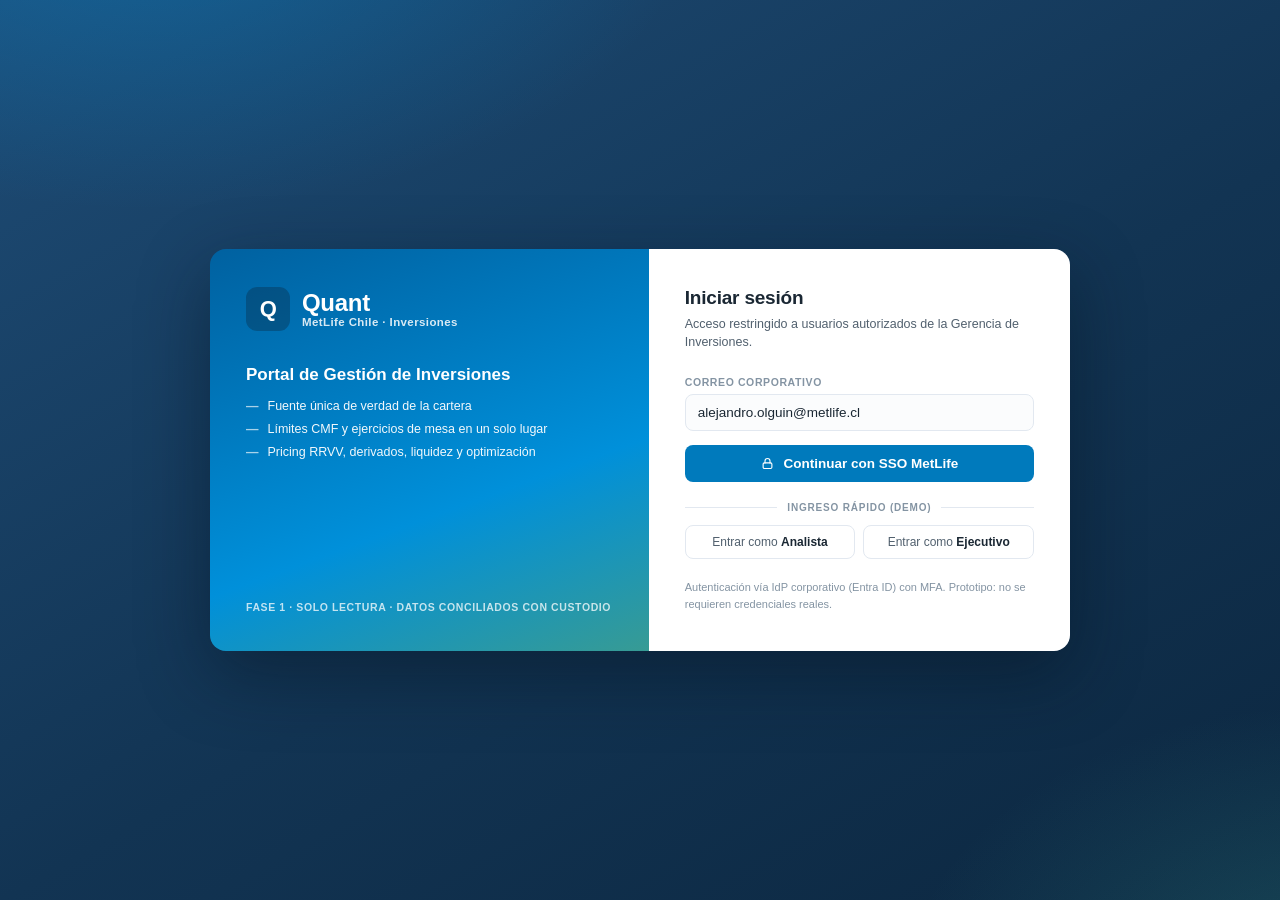
<file: index.html>
<!DOCTYPE html>
<html lang="es-CL">
<head>
  <meta charset="UTF-8">
  <meta name="viewport" content="width=device-width, initial-scale=1.0">
  <title>Quant · Portal de Inversiones — MetLife Chile</title>
  <link rel="stylesheet" href="css/styles.css">
</head>
<body>
  <!-- Login (SSO simulado) -->
  <div id="login">
    <div class="login-card">
      <div class="login-brand">
        <div class="login-brand-row">
          <div class="brand-mark login-mark">Q</div>
          <div>
            <div class="login-title">Quant</div>
            <div class="login-tag">MetLife Chile · Inversiones</div>
          </div>
        </div>
        <div class="login-headline">Portal de Gestión de Inversiones</div>
        <ul class="login-points">
          <li>Fuente única de verdad de la cartera</li>
          <li>Límites CMF y ejercicios de mesa en un solo lugar</li>
          <li>Pricing RRVV, derivados, liquidez y optimización</li>
        </ul>
        <div class="login-foot">Fase 1 · solo lectura · datos conciliados con custodio</div>
      </div>
      <div class="login-form">
        <div class="lf-title">Iniciar sesión</div>
        <div class="lf-sub">Acceso restringido a usuarios autorizados de la Gerencia de Inversiones.</div>
        <label class="lf-label" for="login-email">Correo corporativo</label>
        <input id="login-email" class="lf-input" type="email" value="alejandro.olguin@metlife.cl" autocomplete="username" spellcheck="false">
        <button id="login-sso" class="lf-btn">
          <svg width="15" height="15" viewBox="0 0 24 24" fill="none" stroke="currentColor" stroke-width="1.8" stroke-linecap="round" stroke-linejoin="round"><rect x="5" y="11" width="14" height="9" rx="2"/><path d="M8 11V8a4 4 0 0 1 8 0v3"/></svg>
          <span id="login-sso-label">Continuar con SSO MetLife</span>
        </button>
        <div class="lf-divider"><span>ingreso rápido (demo)</span></div>
        <div class="lf-quick">
          <button class="lf-quick-btn" data-login-rol="Analista Senior">Entrar como <b>Analista</b></button>
          <button class="lf-quick-btn" data-login-rol="Ejecutivo">Entrar como <b>Ejecutivo</b></button>
        </div>
        <div class="lf-note">Autenticación vía IdP corporativo (Entra ID) con MFA. Prototipo: no se requieren credenciales reales.</div>
      </div>
    </div>
  </div>

  <div id="app">
    <aside id="sidebar"></aside>
    <div id="shell">
      <header id="contextbar"></header>
      <main id="main"></main>
    </div>
  </div>

  <!-- Command palette -->
  <div id="palette-overlay" class="hidden">
    <div id="palette">
      <div class="palette-input-wrap">
        <svg viewBox="0 0 24 24" width="16" height="16" fill="none" stroke="currentColor" stroke-width="2"><circle cx="11" cy="11" r="7"/><path d="M20 20l-3.5-3.5"/></svg>
        <input id="palette-input" type="text" placeholder="Buscar módulos, instrumentos, emisores, documentos…" autocomplete="off">
        <kbd>esc</kbd>
      </div>
      <div id="palette-results"></div>
    </div>
  </div>

  <!-- Modal genérico (builder de vistas, sugerencias) -->
  <div id="modal-overlay" class="hidden">
    <div id="modal"></div>
  </div>

  <div id="toast-container"></div>

  <script src="config.js"></script>
  <script src="js/data.js"></script>
  <script src="js/charts.js"></script>
  <script src="js/app.js"></script>
  <!-- Módulos plug-in en archivo propio: se registran solos vía registerModule -->
  <script src="js/modules/pactos.js"></script>
</body>
</html>
</file>
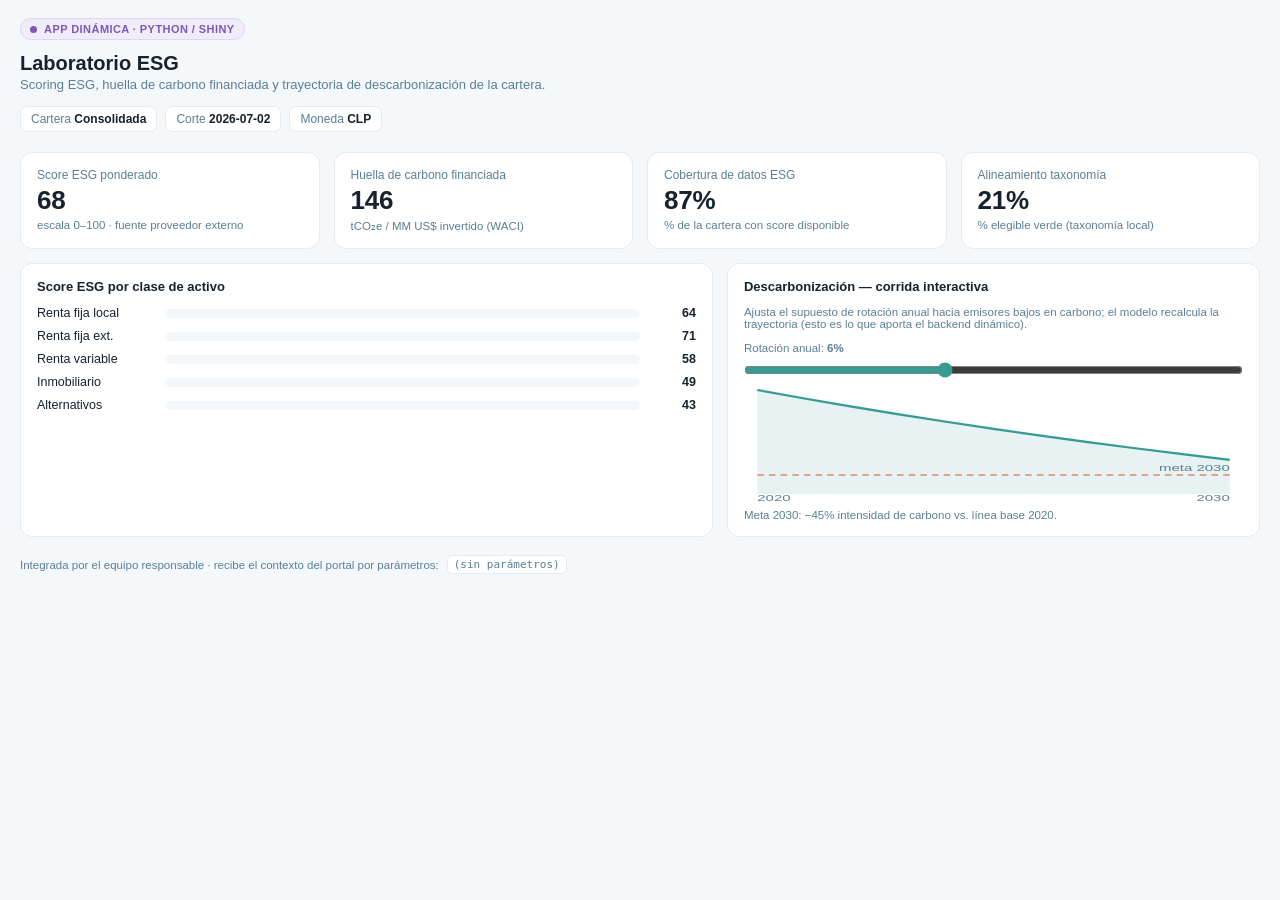
<file: apps/esg-lab.html>
<!DOCTYPE html>
<html lang="es">
<head>
<meta charset="utf-8">
<meta name="viewport" content="width=device-width, initial-scale=1">
<title>Laboratorio ESG</title>
<style>
  * { box-sizing: border-box; }
  :root {
    --blue: #007ABC; --blue-d: #1E4C76; --green: #379B94; --lime: #A4CE4E;
    --ink: #16222E; --ink-2: #5B7F95; --line: #E4EBF1; --bg: #F5F8FB; --ok: #379B94; --bad: #D8543F;
  }
  html, body { margin: 0; }
  body { font-family: -apple-system, BlinkMacSystemFont, "Segoe UI", Roboto, sans-serif; color: var(--ink); background: var(--bg); padding: 18px 20px 26px; }
  .app-tag { display: inline-flex; align-items: center; gap: 7px; font-size: 11px; font-weight: 700; letter-spacing: .04em; text-transform: uppercase; color: #7A5AB8; background: #F1ECFA; border: 1px solid #E0D5F3; padding: 4px 9px; border-radius: 999px; }
  .dot { width: 7px; height: 7px; border-radius: 50%; background: #7A5AB8; animation: pulse 1.8s infinite; }
  @keyframes pulse { 0%,100% { opacity: 1; } 50% { opacity: .3; } }
  h1 { font-size: 20px; margin: 12px 0 2px; }
  .sub { color: var(--ink-2); font-size: 13px; margin-bottom: 4px; }
  .ctx { display: flex; flex-wrap: wrap; gap: 8px; margin: 14px 0 20px; }
  .ctx span { font-size: 12px; background: #fff; border: 1px solid var(--line); border-radius: 7px; padding: 5px 10px; color: var(--ink-2); }
  .ctx b { color: var(--ink); }
  .grid { display: grid; grid-template-columns: repeat(auto-fit, minmax(210px, 1fr)); gap: 14px; }
  .card { background: #fff; border: 1px solid var(--line); border-radius: 12px; padding: 15px 16px; }
  .k-label { font-size: 12px; color: var(--ink-2); }
  .k-val { font-size: 26px; font-weight: 700; margin-top: 3px; letter-spacing: -.01em; }
  .k-sub { font-size: 11.5px; color: var(--ink-2); margin-top: 3px; }
  .card h3 { font-size: 13px; margin: 0 0 12px; }
  .bar-row { display: grid; grid-template-columns: 118px 1fr 46px; align-items: center; gap: 10px; margin-bottom: 9px; font-size: 12.5px; }
  .track { height: 9px; background: var(--bg); border-radius: 5px; overflow: hidden; }
  .fill { height: 100%; border-radius: 5px; }
  .num { text-align: right; font-variant-numeric: tabular-nums; font-weight: 600; }
  .row2 { display: grid; grid-template-columns: 1.3fr 1fr; gap: 14px; margin-top: 14px; }
  @media (max-width: 620px) { .row2 { grid-template-columns: 1fr; } }
  .foot { margin-top: 18px; font-size: 11.5px; color: var(--ink-2); display: flex; gap: 8px; flex-wrap: wrap; align-items: center; }
  .foot code { background: #fff; border: 1px solid var(--line); border-radius: 5px; padding: 2px 6px; font-size: 11px; }
  .slider { width: 100%; margin: 6px 0 2px; accent-color: var(--green); }
  svg text { font-size: 9px; fill: var(--ink-2); }
</style>
</head>
<body>
  <span class="app-tag"><span class="dot"></span>App dinámica · Python / Shiny</span>
  <h1>Laboratorio ESG</h1>
  <div class="sub">Scoring ESG, huella de carbono financiada y trayectoria de descarbonización de la cartera.</div>

  <div class="ctx" id="ctx"></div>

  <div class="grid">
    <div class="card"><div class="k-label">Score ESG ponderado</div><div class="k-val" id="k-score">—</div><div class="k-sub">escala 0–100 · fuente proveedor externo</div></div>
    <div class="card"><div class="k-label">Huella de carbono financiada</div><div class="k-val" id="k-waci">—</div><div class="k-sub">tCO₂e / MM US$ invertido (WACI)</div></div>
    <div class="card"><div class="k-label">Cobertura de datos ESG</div><div class="k-val" id="k-cov">—</div><div class="k-sub">% de la cartera con score disponible</div></div>
    <div class="card"><div class="k-label">Alineamiento taxonomía</div><div class="k-val" id="k-tax">—</div><div class="k-sub">% elegible verde (taxonomía local)</div></div>
  </div>

  <div class="row2">
    <div class="card">
      <h3>Score ESG por clase de activo</h3>
      <div id="bars"></div>
    </div>
    <div class="card">
      <h3>Descarbonización — corrida interactiva</h3>
      <div class="k-sub" style="margin-bottom:8px">Ajusta el supuesto de rotación anual hacia emisores bajos en carbono; el modelo recalcula la trayectoria (esto es lo que aporta el backend dinámico).</div>
      <label class="k-sub" for="rot">Rotación anual: <b id="rot-val">6%</b></label>
      <input class="slider" id="rot" type="range" min="0" max="15" value="6">
      <svg id="path" viewBox="0 0 300 120" width="100%" height="120" preserveAspectRatio="none"></svg>
      <div class="k-sub">Meta 2030: −45% intensidad de carbono vs. línea base 2020.</div>
    </div>
  </div>

  <div class="foot">
    <span>Integrada por el equipo responsable · recibe el contexto del portal por parámetros:</span>
    <code id="raw">—</code>
  </div>

<script>
  var q = new URLSearchParams(location.search);
  var carteras = { consolidada: 'Consolidada', vida: 'Cía. de Seguros de Vida', generales: 'Cía. de Seguros Generales', rrvv: 'Rentas Vitalicias' };
  var cartera = q.get('cartera') || 'consolidada';
  var moneda = q.get('moneda') || 'CLP';
  var fecha = q.get('fecha') || '2026-07-02';

  // El contexto altera el resultado, igual que un módulo nativo (demo determinista).
  var seed = { consolidada: 1, vida: 0.94, generales: 1.08, rrvv: 0.9 }[cartera] || 1;

  document.getElementById('ctx').innerHTML =
    '<span>Cartera <b>' + (carteras[cartera] || cartera) + '</b></span>' +
    '<span>Corte <b>' + fecha + '</b></span>' +
    '<span>Moneda <b>' + moneda + '</b></span>';
  document.getElementById('raw').textContent = location.search || '(sin parámetros)';

  var score = Math.round(68 * seed);
  document.getElementById('k-score').textContent = score;
  document.getElementById('k-waci').textContent = (146 / seed).toFixed(0);
  document.getElementById('k-cov').textContent = Math.round(87 - (seed - 1) * 40) + '%';
  document.getElementById('k-tax').textContent = Math.round(21 * seed) + '%';

  var clases = [
    ['Renta fija local', 64, '#007ABC'], ['Renta fija ext.', 71, '#1E4C76'],
    ['Renta variable', 58, '#379B94'], ['Inmobiliario', 49, '#A4CE4E'], ['Alternativos', 43, '#5B7F95']
  ];
  document.getElementById('bars').innerHTML = clases.map(function (c) {
    var v = Math.max(5, Math.min(100, Math.round(c[1] * seed)));
    return '<div class="bar-row"><span>' + c[0] + '</span>' +
      '<span class="track"><span class="fill" style="width:' + v + '%;background:' + c[2] + '"></span></span>' +
      '<span class="num">' + v + '</span></div>';
  }).join('');

  function drawPath(rot) {
    var pts = [], base = 100;
    for (var yr = 0; yr <= 10; yr++) {
      var val = base * Math.pow(1 - (0.012 + rot / 100 * 0.55), yr);
      pts.push(val);
    }
    var W = 300, H = 120, pad = 8;
    var xs = function (i) { return pad + i / 10 * (W - pad * 2); };
    var ys = function (v) { return pad + (1 - (v - 45) / (100 - 45)) * (H - pad * 2); };
    var d = pts.map(function (v, i) { return (i ? 'L' : 'M') + xs(i).toFixed(1) + ' ' + ys(v).toFixed(1); }).join(' ');
    var area = d + ' L' + xs(10).toFixed(1) + ' ' + (H - pad) + ' L' + xs(0).toFixed(1) + ' ' + (H - pad) + ' Z';
    var goal = ys(55);
    document.getElementById('path').innerHTML =
      '<path d="' + area + '" fill="rgba(55,155,148,.12)"></path>' +
      '<path d="' + d + '" fill="none" stroke="#379B94" stroke-width="2.2" stroke-linejoin="round"></path>' +
      '<line x1="' + pad + '" y1="' + goal + '" x2="' + (W - pad) + '" y2="' + goal + '" stroke="#D8543F" stroke-width="1" stroke-dasharray="4 3"></line>' +
      '<text x="' + (W - pad) + '" y="' + (goal - 4) + '" text-anchor="end" fill="#D8543F">meta 2030</text>' +
      '<text x="' + pad + '" y="' + (H - 1) + '">2020</text>' +
      '<text x="' + (W - pad) + '" y="' + (H - 1) + '" text-anchor="end">2030</text>';
  }
  var rot = document.getElementById('rot');
  rot.addEventListener('input', function () {
    document.getElementById('rot-val').textContent = rot.value + '%';
    drawPath(+rot.value);
  });
  drawPath(6);
</script>
</body>
</html>
</file>
<file: css/styles.css>
/* ============================================================
   Quant · MetLife Chile — Design System
   Paleta MetLife: azules #1E4C76 / #0061A0 / #007ABC / #0090DA
   verde/teal #379B94 · verde marca #A4CE4E
   Gradiente solo como acento (sidebar). Datos sobre sólidos.
   ============================================================ */

:root {
  --ml-navy: #1E4C76;
  --ml-navy-deep: #123453;
  --ml-blue: #007ABC;
  --ml-blue-mid: #0061A0;
  --ml-blue-light: #0090DA;
  --ml-teal: #379B94;
  --ml-green: #A4CE4E;

  --bg: #F4F6F9;
  --surface: #FFFFFF;
  --border: #E2E8F0;
  --border-strong: #CBD5E1;
  --map-bg: #EAF1F6;
  --map-line: #B7C9D8;

  --text: #1A2733;
  --text-2: #51606E;
  --text-3: #8494A3;

  --ok: #1B7F4D;
  --ok-bg: #E7F4EC;
  --warn: #9A6200;
  --warn-fg: #B47300;
  --warn-bg: #FCF3E1;
  --bad: #B3261E;
  --bad-bg: #FBEAE9;

  --radius: 10px;
  --shadow: 0 1px 2px rgba(16, 42, 67, .06), 0 1px 3px rgba(16, 42, 67, .08);
  --shadow-lg: 0 8px 30px rgba(16, 42, 67, .16);
  --font: -apple-system, BlinkMacSystemFont, "Segoe UI", Roboto, "Helvetica Neue", Arial, sans-serif;
}

* { margin: 0; padding: 0; box-sizing: border-box; }

html, body { height: 100%; }

body {
  font-family: var(--font);
  font-size: 13.5px;
  color: var(--text);
  background: var(--bg);
  -webkit-font-smoothing: antialiased;
}

#app { display: flex; height: 100vh; overflow: hidden; }

button { font-family: inherit; cursor: pointer; }
select, input { font-family: inherit; }

/* ============ SIDEBAR ============ */
#sidebar {
  width: 232px;
  flex-shrink: 0;
  background: linear-gradient(168deg, var(--ml-navy) 0%, var(--ml-navy-deep) 60%, #0C2740 100%);
  color: #fff;
  display: flex;
  flex-direction: column;
  overflow-y: auto;
}

.brand {
  display: flex; align-items: center; gap: 10px;
  padding: 18px 18px 16px;
}
.brand-mark {
  width: 34px; height: 34px; border-radius: 8px;
  background: linear-gradient(135deg, var(--ml-blue-light), var(--ml-teal));
  display: flex; align-items: center; justify-content: center;
  font-weight: 800; font-size: 17px; color: #fff;
  letter-spacing: -.5px;
}
.brand-name { font-size: 17px; font-weight: 700; letter-spacing: -.2px; line-height: 1.1; }
.brand-sub { font-size: 10.5px; color: #9FC1DC; font-weight: 500; letter-spacing: .3px; }

.nav-section { padding: 10px 10px 4px; }
.nav-label {
  font-size: 10px; font-weight: 700; letter-spacing: 1.2px;
  color: #7EA4C4; text-transform: uppercase;
  padding: 8px 10px 6px;
}
.nav-divider { height: 1px; background: rgba(255,255,255,.10); margin: 10px 18px; }

.nav-item {
  display: flex; align-items: center; gap: 10px;
  width: 100%;
  padding: 8px 10px;
  border: 0; border-radius: 7px;
  background: transparent; color: #C9DCEC;
  font-size: 13px; font-weight: 500;
  text-align: left;
  transition: background .12s, color .12s;
}
.nav-item svg { flex-shrink: 0; opacity: .85; }
.nav-item:hover { background: rgba(255,255,255,.08); color: #fff; }
.nav-item.active {
  background: rgba(0,144,218,.22);
  color: #fff;
  box-shadow: inset 3px 0 0 var(--ml-green);
}
.nav-item .nav-badge {
  margin-left: auto;
  font-size: 10px; font-weight: 700;
  background: var(--bad); color: #fff;
  border-radius: 8px; padding: 1px 6px;
}

/* Zonas colapsables — el sidebar escala a muchas secciones */
.nav-zone-toggle {
  display: flex; align-items: center; gap: 6px;
  width: 100%; border: 0; background: transparent;
  font-size: 10px; font-weight: 700; letter-spacing: 1.2px;
  color: #7EA4C4; text-transform: uppercase;
  padding: 8px 10px 6px; text-align: left;
  border-radius: 6px;
}
.nav-zone-toggle:hover { color: #B8D2E6; }
.nav-zone-toggle .zone-chev { margin-left: auto; transition: transform .15s; opacity: .7; }
.nav-zone-toggle.collapsed .zone-chev { transform: rotate(-90deg); }
.nav-zone-toggle .zone-count {
  font-size: 9px; font-weight: 700;
  background: rgba(255,255,255,.12); color: #A9C6DD;
  border-radius: 8px; padding: 1px 6px; letter-spacing: 0;
}
.nav-item.add-view {
  color: #8FB4D2; font-weight: 500;
  border: 1px dashed rgba(255,255,255,.22);
  margin-top: 4px;
}
.nav-item.add-view:hover { color: #fff; border-color: rgba(255,255,255,.45); background: rgba(255,255,255,.06); }
/* "Ver más" → sub-portal de la sección */
.nav-item.nav-more { color: #7EA4C4; font-size: 12px; padding-top: 6px; padding-bottom: 6px; }
.nav-item.nav-more svg:first-of-type { opacity: .6; }
.nav-item.nav-more svg:last-of-type { margin-left: auto; opacity: .55; }
.nav-item.nav-more:hover { color: #fff; }
.nav-item.nav-more.active { color: #fff; box-shadow: inset 3px 0 0 var(--ml-green); background: rgba(0,144,218,.14); }
.nav-item .custom-dot {
  width: 7px; height: 7px; border-radius: 2px; flex-shrink: 0;
  background: var(--ml-green);
}

.sidebar-footer {
  margin-top: auto;
  padding: 14px 16px;
  border-top: 1px solid rgba(255,255,255,.10);
}
.user-chip { display: flex; align-items: center; gap: 10px; }
.avatar {
  width: 32px; height: 32px; border-radius: 50%;
  background: linear-gradient(135deg, var(--ml-teal), var(--ml-blue));
  display: flex; align-items: center; justify-content: center;
  font-size: 12px; font-weight: 700; color: #fff;
}
.user-name { font-size: 12.5px; font-weight: 600; color: #fff; line-height: 1.2; }
.user-role { font-size: 11px; color: #8FB4D2; }
.app-version { font-size: 10px; color: #5F86A8; margin-top: 10px; }

/* ============ SHELL / CONTEXT BAR ============ */
#shell { flex: 1; display: flex; flex-direction: column; min-width: 0; }

#contextbar {
  height: 58px; flex-shrink: 0;
  background: var(--surface);
  border-bottom: 1px solid var(--border);
  display: flex; align-items: center; gap: 8px;
  padding: 0 20px;
}

.ctx-group { display: flex; align-items: center; gap: 6px; }
.ctx-label { font-size: 10.5px; font-weight: 600; color: var(--text-3); text-transform: uppercase; letter-spacing: .4px; }
.ctx-select {
  border: 1px solid var(--border);
  border-radius: 7px;
  background: #FBFCFD;
  padding: 6px 26px 6px 9px;
  font-size: 12.5px; font-weight: 600; color: var(--text);
  appearance: none;
  background-image: url("data:image/svg+xml,%3Csvg xmlns='http://www.w3.org/2000/svg' width='10' height='6' viewBox='0 0 10 6'%3E%3Cpath d='M1 1l4 4 4-4' stroke='%2351606E' stroke-width='1.6' fill='none' stroke-linecap='round'/%3E%3C/svg%3E");
  background-repeat: no-repeat;
  background-position: right 8px center;
  cursor: pointer;
}
.ctx-select:hover { border-color: var(--border-strong); }
input.ctx-select { padding-right: 9px; background-image: none; }

.ctx-sep { width: 1px; height: 26px; background: var(--border); margin: 0 6px; }

.segmented { display: flex; border: 1px solid var(--border); border-radius: 7px; overflow: hidden; background: #FBFCFD; }
.segmented button {
  border: 0; background: transparent;
  padding: 6px 11px; font-size: 12px; font-weight: 600; color: var(--text-2);
}
.segmented button + button { border-left: 1px solid var(--border); }
.segmented button.active { background: var(--ml-blue); color: #fff; }

.ctx-right { margin-left: auto; display: flex; align-items: center; gap: 10px; }

.recon-badge {
  display: inline-flex; align-items: center; gap: 6px;
  font-size: 11.5px; font-weight: 600;
  padding: 5px 10px; border-radius: 20px;
  background: var(--ok-bg); color: var(--ok);
  border: 1px solid #C4E4D0;
  cursor: default;
}
.recon-badge .dot { width: 7px; height: 7px; border-radius: 50%; background: var(--ok); }
.recon-badge[data-state="pending"] { background: var(--warn-bg); color: var(--warn); border-color: #EBD5A8; }
.recon-badge[data-state="pending"] .dot { background: var(--warn-fg); }

.kbtn {
  display: inline-flex; align-items: center; gap: 7px;
  border: 1px solid var(--border); border-radius: 7px;
  background: #FBFCFD; color: var(--text-2);
  padding: 6px 10px; font-size: 12px;
}
.kbtn kbd {
  font-family: inherit; font-size: 10px; font-weight: 700;
  background: #EDF1F5; border: 1px solid var(--border);
  border-radius: 4px; padding: 1px 5px; color: var(--text-2);
}
.kbtn:hover { border-color: var(--border-strong); color: var(--text); }

/* Vista toggle */
.vista-toggle {
  display: flex; border: 1px solid var(--border); border-radius: 20px; overflow: hidden;
  background: #FBFCFD;
}
.vista-toggle button {
  border: 0; background: transparent;
  padding: 6px 13px; font-size: 12px; font-weight: 600; color: var(--text-2);
  display: flex; align-items: center; gap: 6px;
}
.vista-toggle button.active { background: var(--ml-navy); color: #fff; }

/* ============ MAIN ============ */
#main { flex: 1; overflow-y: auto; padding: 22px 26px 40px; }

.page-header { display: flex; align-items: flex-start; gap: 14px; margin-bottom: 16px; }
.page-title { font-size: 21px; font-weight: 700; letter-spacing: -.3px; }
.page-desc { font-size: 12.5px; color: var(--text-2); margin-top: 3px; }
.page-actions { margin-left: auto; display: flex; gap: 8px; align-items: center; }

.meta-chip {
  display: inline-flex; align-items: center; gap: 5px;
  font-size: 11px; font-weight: 600; color: var(--text-2);
  background: #EDF1F5; border-radius: 5px; padding: 3px 8px;
}
.meta-chip.src { background: #E8F2FA; color: var(--ml-blue-mid); }

.btn {
  display: inline-flex; align-items: center; gap: 6px;
  border: 1px solid var(--border); border-radius: 7px;
  background: var(--surface); color: var(--text);
  padding: 7px 12px; font-size: 12.5px; font-weight: 600;
}
.btn:hover { border-color: var(--border-strong); background: #FBFCFD; }
.btn.primary { background: var(--ml-blue); border-color: var(--ml-blue); color: #fff; }
.btn.primary:hover { background: var(--ml-blue-mid); }
.btn.ghost { border-color: transparent; color: var(--ml-blue); }

/* Tabs — con overflow horizontal para módulos con muchas pestañas */
.tabs {
  display: flex; gap: 2px;
  border-bottom: 1px solid var(--border);
  margin-bottom: 18px;
  overflow-x: auto;
  scrollbar-width: thin;
}
.tabs::-webkit-scrollbar { height: 5px; }
.tab { white-space: nowrap; flex-shrink: 0; }
.tab {
  border: 0; background: transparent;
  padding: 9px 14px 10px;
  font-size: 13px; font-weight: 600; color: var(--text-2);
  border-bottom: 2px solid transparent;
  margin-bottom: -1px;
  display: flex; align-items: center; gap: 6px;
}
.tab:hover { color: var(--text); }
.tab.active { color: var(--ml-blue); border-bottom-color: var(--ml-blue); }
.tab .tab-tag {
  font-size: 9.5px; font-weight: 700; letter-spacing: .3px;
  background: #EDF1F5; color: var(--text-3);
  padding: 1px 5px; border-radius: 4px;
}

/* Cards & grids */
.grid { display: grid; gap: 14px; }
.grid.kpis { grid-template-columns: repeat(auto-fit, minmax(180px, 1fr)); }
.grid.two { grid-template-columns: 1.4fr 1fr; }
.grid.two-even { grid-template-columns: 1fr 1fr; }
.grid.three { grid-template-columns: repeat(3, 1fr); }
@media (max-width: 1100px) {
  .grid.two, .grid.two-even, .grid.three { grid-template-columns: 1fr; }
}

.card {
  background: var(--surface);
  border: 1px solid var(--border);
  border-radius: var(--radius);
  box-shadow: var(--shadow);
  padding: 16px 18px;
  min-width: 0;
}
.card-header { display: flex; align-items: baseline; gap: 8px; margin-bottom: 12px; }
.card-title { font-size: 13.5px; font-weight: 700; }
.card-sub { font-size: 11.5px; color: var(--text-3); }
.card-header .spacer { flex: 1; }

/* KPI */
.kpi { cursor: pointer; transition: box-shadow .15s, transform .15s; position: relative; }
.kpi:hover { box-shadow: 0 4px 16px rgba(16,42,67,.14); transform: translateY(-1px); }
.kpi-label { font-size: 11.5px; font-weight: 600; color: var(--text-2); display: flex; align-items: center; gap: 6px; }
.kpi-value { font-size: 23px; font-weight: 700; letter-spacing: -.5px; margin-top: 6px; font-variant-numeric: tabular-nums; }
.kpi-value small { font-size: 12px; font-weight: 600; color: var(--text-3); margin-left: 3px; }
.kpi-delta { font-size: 11.5px; font-weight: 600; margin-top: 5px; display: flex; align-items: center; gap: 4px; }
.kpi-delta.up { color: var(--ok); }
.kpi-delta.down { color: var(--bad); }
.kpi-delta .vs { color: var(--text-3); font-weight: 500; }
.kpi .drill-hint {
  position: absolute; top: 12px; right: 12px;
  color: var(--text-3); opacity: 0; transition: opacity .15s;
}
.kpi:hover .drill-hint { opacity: 1; }

/* Semáforo */
.sem-dot { width: 9px; height: 9px; border-radius: 50%; display: inline-block; flex-shrink: 0; }
.sem-dot.ok { background: var(--ok); }
.sem-dot.warn { background: var(--warn-fg); }
.sem-dot.bad { background: var(--bad); }

.status-pill {
  display: inline-flex; align-items: center; gap: 6px;
  font-size: 11px; font-weight: 700;
  padding: 3px 9px; border-radius: 12px;
}
.status-pill.ok { background: var(--ok-bg); color: var(--ok); }
.status-pill.warn { background: var(--warn-bg); color: var(--warn); }
.status-pill.bad { background: var(--bad-bg); color: var(--bad); }
.status-pill.neutral { background: #EDF1F5; color: var(--text-2); }

/* Progress */
.progress { height: 6px; border-radius: 3px; background: #EDF1F5; overflow: hidden; width: 100%; }
.progress > div { height: 100%; border-radius: 3px; }
.progress .ok { background: var(--ml-teal); }
.progress .warn { background: var(--warn-fg); }
.progress .bad { background: var(--bad); }

/* ============ TABLES ============ */
.table-wrap { overflow-x: auto; }
table.data {
  width: 100%;
  border-collapse: collapse;
  font-size: 12.5px;
  font-variant-numeric: tabular-nums;
}
table.data th {
  text-align: left;
  font-size: 10.5px; font-weight: 700; letter-spacing: .5px; text-transform: uppercase;
  color: var(--text-3);
  padding: 8px 10px;
  border-bottom: 1px solid var(--border);
  white-space: nowrap;
  position: sticky; top: 0; background: var(--surface); z-index: 1;
}
table.data td {
  padding: 8px 10px;
  border-bottom: 1px solid #EEF2F6;
  white-space: nowrap;
}
table.data tr:last-child td { border-bottom: 0; }
table.data th.num, table.data td.num { text-align: right; }
table.data tbody tr:hover { background: #F7FAFC; }
table.data tr.clickable { cursor: pointer; }
table.data tr.group-row td {
  background: #F0F4F8; font-weight: 700; font-size: 12px;
  border-top: 1px solid var(--border);
}
table.data tr.total-row td {
  font-weight: 700; border-top: 2px solid var(--border-strong);
  background: #FBFCFD;
}
.cell-main { font-weight: 600; }
.cell-sub { font-size: 11px; color: var(--text-3); font-weight: 400; }
td .mini-progress { display: inline-block; width: 54px; vertical-align: middle; margin-left: 8px; }

.rating-chip {
  display: inline-block; font-size: 10.5px; font-weight: 700;
  padding: 1.5px 7px; border-radius: 4px;
  background: #E8F2FA; color: var(--ml-blue-mid);
}
.rating-chip.mid { background: #FCF3E1; color: var(--warn); }
.ccy-chip {
  display: inline-block; font-size: 10.5px; font-weight: 700;
  padding: 1.5px 6px; border-radius: 4px;
  background: #EDF1F5; color: var(--text-2);
}

/* Filter bar */
.filter-bar { display: flex; gap: 8px; align-items: center; margin-bottom: 14px; flex-wrap: wrap; }
.filter-bar .search-input {
  border: 1px solid var(--border); border-radius: 7px;
  padding: 7px 11px; font-size: 12.5px; width: 240px;
  background: var(--surface);
}
.filter-bar .search-input:focus { outline: 2px solid #BFDFF3; border-color: var(--ml-blue-light); }
.filter-chip-count { font-size: 11.5px; color: var(--text-3); margin-left: auto; }

/* ============ CHARTS ============ */
.chart-legend { display: flex; flex-wrap: wrap; gap: 6px 16px; margin-top: 12px; }
.legend-item { display: flex; align-items: center; gap: 6px; font-size: 11.5px; color: var(--text-2); }
.legend-swatch { width: 9px; height: 9px; border-radius: 2.5px; flex-shrink: 0; }
.legend-item b { color: var(--text); font-variant-numeric: tabular-nums; }

.donut-flex { display: flex; align-items: center; gap: 20px; }
.donut-center-label { font-size: 10.5px; fill: var(--text-3); font-weight: 600; }
.donut-center-value { font-size: 17px; fill: var(--text); font-weight: 700; }

/* ============ ALERT LIST ============ */
.alert-row {
  display: flex; align-items: center; gap: 12px;
  padding: 10px 4px;
  border-bottom: 1px solid #EEF2F6;
  cursor: pointer;
  border-radius: 6px;
}
.alert-row:hover { background: #F7FAFC; }
.alert-row:last-child { border-bottom: 0; }
.alert-name { font-weight: 600; font-size: 12.5px; }
.alert-norm { font-size: 11px; color: var(--text-3); }
.alert-metrics { margin-left: auto; display: flex; align-items: center; gap: 14px; }
.alert-usage { font-weight: 700; font-size: 13px; font-variant-numeric: tabular-nums; width: 52px; text-align: right; }
.alert-row .progress { width: 90px; }

/* ============ FICHA ============ */
.ficha-header { display: flex; align-items: flex-start; gap: 14px; margin-bottom: 16px; }
.ficha-title { font-size: 18px; font-weight: 700; }
.ficha-chips { display: flex; gap: 6px; margin-top: 6px; flex-wrap: wrap; }
.back-link {
  display: inline-flex; align-items: center; gap: 5px;
  border: 0; background: none; color: var(--ml-blue);
  font-size: 12.5px; font-weight: 600; padding: 0;
  margin-bottom: 12px;
}
.metric-grid { display: grid; grid-template-columns: repeat(auto-fit, minmax(140px, 1fr)); gap: 1px; background: var(--border); border: 1px solid var(--border); border-radius: 8px; overflow: hidden; }
.metric-cell { background: var(--surface); padding: 12px 14px; }
.metric-cell .m-label { font-size: 10.5px; font-weight: 600; color: var(--text-3); text-transform: uppercase; letter-spacing: .4px; }
.metric-cell .m-value { font-size: 15px; font-weight: 700; margin-top: 4px; font-variant-numeric: tabular-nums; }

/* ============ DOCS (Políticas / Procedimientos / FAQ) ============ */
.doc-item {
  display: flex; align-items: center; gap: 14px;
  padding: 13px 4px; border-bottom: 1px solid #EEF2F6;
}
.doc-item:last-child { border-bottom: 0; }
.doc-icon {
  width: 36px; height: 36px; border-radius: 8px; flex-shrink: 0;
  background: #E8F2FA; color: var(--ml-blue);
  display: flex; align-items: center; justify-content: center;
}
.doc-name { font-weight: 600; font-size: 13px; }
.doc-meta { font-size: 11.5px; color: var(--text-3); margin-top: 2px; }
.doc-right { margin-left: auto; display: flex; align-items: center; gap: 10px; }

.faq-item { border-bottom: 1px solid #EEF2F6; }
.faq-item:last-child { border-bottom: 0; }
.faq-q {
  width: 100%; text-align: left; border: 0; background: none;
  padding: 13px 4px; font-size: 13px; font-weight: 600; color: var(--text);
  display: flex; align-items: center; gap: 10px;
}
.faq-q .chev { margin-left: auto; transition: transform .15s; color: var(--text-3); flex-shrink: 0; }
.faq-item.open .faq-q .chev { transform: rotate(180deg); }
.faq-a { display: none; padding: 0 4px 14px 4px; font-size: 12.5px; color: var(--text-2); line-height: 1.55; }
.faq-item.open .faq-a { display: block; }

.gloss-term { font-weight: 700; font-size: 13px; }
.gloss-def { font-size: 12.5px; color: var(--text-2); line-height: 1.5; margin-top: 3px; }

/* Timeline (versiones) */
.timeline { position: relative; padding-left: 22px; }
.timeline::before { content: ""; position: absolute; left: 7px; top: 6px; bottom: 6px; width: 2px; background: var(--border); }
.tl-item { position: relative; padding: 0 0 18px; }
.tl-item::before {
  content: ""; position: absolute; left: -21px; top: 4px;
  width: 12px; height: 12px; border-radius: 50%;
  background: var(--surface); border: 3px solid var(--border-strong);
}
.tl-item.current::before { border-color: var(--ml-blue); }
.tl-title { font-weight: 700; font-size: 13px; display: flex; align-items: center; gap: 8px; }
.tl-meta { font-size: 11.5px; color: var(--text-3); margin-top: 2px; }
.tl-desc { font-size: 12.5px; color: var(--text-2); margin-top: 5px; line-height: 1.5; }

/* ============ COMMAND PALETTE ============ */
#palette-overlay {
  position: fixed; inset: 0; z-index: 100;
  background: rgba(14, 34, 53, .45);
  backdrop-filter: blur(2px);
  display: flex; justify-content: center; align-items: flex-start;
  padding-top: 12vh;
}
#palette-overlay.hidden { display: none; }
#palette {
  width: 620px; max-width: calc(100vw - 40px);
  background: var(--surface);
  border-radius: 12px;
  box-shadow: var(--shadow-lg);
  overflow: hidden;
}
.palette-input-wrap {
  display: flex; align-items: center; gap: 10px;
  padding: 14px 16px;
  border-bottom: 1px solid var(--border);
  color: var(--text-3);
}
#palette-input { flex: 1; border: 0; outline: 0; font-size: 14.5px; color: var(--text); background: none; }
.palette-input-wrap kbd {
  font-family: inherit; font-size: 10px; font-weight: 700;
  background: #EDF1F5; border: 1px solid var(--border);
  border-radius: 4px; padding: 2px 6px; color: var(--text-3);
}
#palette-results { max-height: 380px; overflow-y: auto; padding: 6px; }
.palette-group-label { font-size: 10px; font-weight: 700; letter-spacing: 1px; text-transform: uppercase; color: var(--text-3); padding: 10px 12px 4px; }
.palette-item {
  display: flex; align-items: center; gap: 11px;
  width: 100%; text-align: left;
  padding: 9px 12px; border: 0; border-radius: 7px;
  background: none; font-size: 13px; color: var(--text);
}
.palette-item .p-icon {
  width: 28px; height: 28px; border-radius: 6px; flex-shrink: 0;
  background: #EDF1F5; color: var(--text-2);
  display: flex; align-items: center; justify-content: center;
  font-size: 10px; font-weight: 800;
}
.palette-item .p-sub { font-size: 11px; color: var(--text-3); margin-top: 1px; }
.palette-item:hover, .palette-item.selected { background: #EAF4FB; }
.palette-empty { padding: 26px; text-align: center; color: var(--text-3); font-size: 13px; }

/* ============ TOASTS ============ */
#toast-container { position: fixed; bottom: 22px; right: 22px; z-index: 200; display: flex; flex-direction: column; gap: 8px; }
.toast {
  background: var(--ml-navy-deep); color: #fff;
  border-radius: 9px; padding: 11px 16px;
  font-size: 12.5px; font-weight: 500;
  box-shadow: var(--shadow-lg);
  display: flex; align-items: center; gap: 9px;
  animation: toast-in .25s ease;
  max-width: 380px;
}
@keyframes toast-in { from { opacity: 0; transform: translateY(8px); } to { opacity: 1; transform: none; } }

/* ============ MISC ============ */
.footnote { font-size: 11px; color: var(--text-3); margin-top: 14px; display: flex; gap: 14px; flex-wrap: wrap; }
.hidden { display: none !important; }
.mt-14 { margin-top: 14px; }
.locked-banner {
  display: flex; align-items: center; gap: 12px;
  background: #EDF1F5; border: 1px dashed var(--border-strong);
  border-radius: var(--radius); padding: 18px 20px;
  color: var(--text-2); font-size: 13px;
}
/* Estado de carga de vistas asíncronas (módulos que consultan la API por contexto) */
.loading-card { text-align: center; padding: 26px 20px; animation: loading-pulse 1.4s ease-in-out infinite; }
@keyframes loading-pulse { 0%, 100% { opacity: 1; } 50% { opacity: .45; } }
.exec-hero {
  border-radius: var(--radius);
  padding: 18px 22px;
  color: #fff;
  background: linear-gradient(120deg, var(--ml-blue-mid), var(--ml-blue-light) 55%, var(--ml-teal));
  display: flex; align-items: center; gap: 26px; flex-wrap: wrap;
  margin-bottom: 16px;
}
.exec-hero .hero-label { font-size: 11px; font-weight: 700; letter-spacing: 1px; text-transform: uppercase; opacity: .85; }
.exec-hero .hero-value { font-size: 30px; font-weight: 800; letter-spacing: -.5px; margin-top: 3px; font-variant-numeric: tabular-nums; }
.exec-hero .hero-item { background: rgba(9, 38, 61, .28); border-radius: 9px; padding: 10px 16px; }
.exec-hero .hero-item .hv { font-size: 17px; font-weight: 700; margin-top: 2px; font-variant-numeric: tabular-nums; }
.exec-hero .hero-item .hl { font-size: 10.5px; font-weight: 600; opacity: .85; text-transform: uppercase; letter-spacing: .6px; }

/* ============ PLATAFORMA (galería, propuestas, builder) ============ */
.gallery-grid {
  display: grid; gap: 14px;
  grid-template-columns: repeat(auto-fill, minmax(250px, 1fr));
}
.mod-card {
  background: var(--surface);
  border: 1px solid var(--border);
  border-radius: var(--radius);
  box-shadow: var(--shadow);
  padding: 16px;
  cursor: pointer;
  transition: box-shadow .15s, transform .15s;
  display: flex; flex-direction: column; gap: 10px;
}
.mod-card:hover { box-shadow: 0 4px 16px rgba(16,42,67,.14); transform: translateY(-1px); }
.mod-card .mc-head { display: flex; align-items: center; gap: 10px; }
.mod-card .mc-icon {
  width: 34px; height: 34px; border-radius: 8px; flex-shrink: 0;
  background: #E8F2FA; color: var(--ml-blue);
  display: flex; align-items: center; justify-content: center;
}
.mod-card .mc-icon.custom { background: #EFF6E3; color: #5B7F1F; }
.mod-card .mc-name { font-weight: 700; font-size: 13.5px; line-height: 1.25; }
.mod-card .mc-zone { font-size: 10.5px; color: var(--text-3); font-weight: 600; }
.mod-card .mc-desc { font-size: 12px; color: var(--text-2); line-height: 1.5; flex: 1; }
.mod-card .mc-foot { display: flex; align-items: center; gap: 8px; font-size: 11px; color: var(--text-3); }
.mod-card .mc-foot .adopt { display: flex; align-items: center; gap: 6px; margin-left: auto; }
.mod-card .adopt .progress { width: 46px; }
.mod-card .fuente-chip { margin-left: auto; flex-shrink: 0; font-size: 10px; font-weight: 700; color: var(--text-3); background: var(--bg); border: 1px solid var(--border); border-radius: 999px; padding: 3px 8px; white-space: nowrap; }
.badge-estado { font-size: 10px; font-weight: 700; padding: 2px 8px; border-radius: 10px; letter-spacing: .3px; }
.badge-estado.oficial { background: #E8F2FA; color: var(--ml-blue-mid); }
.badge-estado.beta { background: #E5F3F2; color: #22766F; }
.badge-estado.integracion { background: #F1ECFA; color: #6A4CA8; }
.badge-estado.personal { background: #EFF6E3; color: #5B7F1F; }

/* Mapa de edificios (Inmobiliario) — SVG esquemático clickeable */
.inmo-map { width: 100%; height: 260px; display: block; border: 1px solid var(--border); border-radius: 10px; }
.inmo-map g { transition: opacity .12s; }
.inmo-map g:hover { opacity: .82; }
.inmo-map-comuna { font-size: 2.6px; fill: #8195A6; font-weight: 600; letter-spacing: .1px; }
tr.row-active > td { background: rgba(0,144,218,.08); }

/* Módulo tipo 'app' — app externa (Python/Shiny) embebida, mismo chrome que un módulo nativo */
.app-embed { display: flex; flex-direction: column; gap: 10px; }
.app-embed-bar { display: flex; flex-wrap: wrap; gap: 8px; align-items: center; }
.app-embed-frame {
  width: 100%; min-height: 640px; border: 1px solid var(--border);
  border-radius: var(--radius); background: var(--surface); box-shadow: var(--shadow);
}

/* Propuestas */
.vote-btn {
  display: flex; flex-direction: column; align-items: center; justify-content: center;
  width: 46px; height: 46px; flex-shrink: 0;
  border: 1px solid var(--border); border-radius: 9px;
  background: var(--surface); color: var(--text-2);
  font-size: 12.5px; font-weight: 700; gap: 0;
}
.vote-btn svg { color: var(--text-3); }
.vote-btn:hover { border-color: var(--ml-blue-light); color: var(--ml-blue); }
.vote-btn.voted { background: #EAF4FB; border-color: var(--ml-blue-light); color: var(--ml-blue); }
.vote-btn.voted svg { color: var(--ml-blue); }

/* Modal genérico */
#modal-overlay {
  position: fixed; inset: 0; z-index: 250;
  background: rgba(14, 34, 53, .45);
  backdrop-filter: blur(2px);
  display: flex; align-items: flex-start; justify-content: center;
  padding: 8vh 20px 20px;
}
#modal-overlay.hidden { display: none; }
#modal {
  width: 640px; max-width: 100%;
  max-height: 82vh; overflow-y: auto;
  background: var(--surface);
  border-radius: 14px;
  box-shadow: var(--shadow-lg);
  padding: 24px 26px;
}
.modal-title { font-size: 17px; font-weight: 700; letter-spacing: -.2px; }
.modal-sub { font-size: 12.5px; color: var(--text-2); margin-top: 4px; line-height: 1.5; }
.form-label {
  display: block; font-size: 10.5px; font-weight: 700; letter-spacing: .6px; text-transform: uppercase;
  color: var(--text-3); margin: 18px 0 6px;
}
.form-input, .form-textarea, select.form-input {
  width: 100%; border: 1px solid var(--border); border-radius: 8px;
  padding: 9px 11px; font-size: 13px; color: var(--text); background: #FBFCFD;
  font-family: inherit;
}
.form-input:focus, .form-textarea:focus { outline: 2px solid #BFDFF3; border-color: var(--ml-blue-light); }
.form-textarea { resize: vertical; min-height: 70px; }
.modal-actions { display: flex; justify-content: flex-end; gap: 8px; margin-top: 22px; }

/* Builder: selección de widgets */
.widget-group-label { font-size: 11px; font-weight: 700; color: var(--text-2); margin: 14px 0 4px; }
.widget-pick {
  display: flex; align-items: center; gap: 10px;
  padding: 8px 10px; border: 1px solid var(--border); border-radius: 8px;
  margin-bottom: 6px; cursor: pointer; background: var(--surface);
  transition: border-color .12s, background .12s;
}
.widget-pick:hover { border-color: var(--ml-blue-light); }
.widget-pick.selected { background: #EAF4FB; border-color: var(--ml-blue-light); }
.widget-pick input { accent-color: var(--ml-blue); }
.widget-pick .wp-name { font-size: 12.5px; font-weight: 600; }
.widget-pick .wp-type { margin-left: auto; font-size: 10px; font-weight: 700; color: var(--text-3); background: #EDF1F5; border-radius: 4px; padding: 1px 6px; }

/* ============ LOGIN (SSO simulado) ============ */
#login {
  position: fixed; inset: 0; z-index: 300;
  display: flex; align-items: center; justify-content: center;
  padding: 24px;
  background:
    radial-gradient(900px 500px at 12% -10%, rgba(0,144,218,.35), transparent 60%),
    radial-gradient(800px 520px at 105% 110%, rgba(55,155,148,.30), transparent 55%),
    linear-gradient(150deg, var(--ml-navy) 0%, var(--ml-navy-deep) 55%, #0C2740 100%);
}
body.authed #login { display: none; }
body:not(.authed) #app { display: none; }

.login-card {
  display: flex; width: 860px; max-width: 100%;
  border-radius: 16px; overflow: hidden;
  box-shadow: 0 24px 70px rgba(4, 18, 32, .45);
}
.login-brand {
  flex: 1.05;
  background: linear-gradient(160deg, var(--ml-blue-mid), var(--ml-blue-light) 62%, var(--ml-teal));
  color: #fff;
  padding: 38px 36px;
  display: flex; flex-direction: column;
}
.login-brand-row { display: flex; align-items: center; gap: 12px; }
.brand-mark.login-mark { width: 44px; height: 44px; font-size: 22px; border-radius: 11px; background: rgba(9,38,61,.35); }
.login-title { font-size: 24px; font-weight: 800; letter-spacing: -.3px; line-height: 1.1; }
.login-tag { font-size: 11.5px; font-weight: 600; opacity: .85; letter-spacing: .4px; }
.login-headline { font-size: 17px; font-weight: 700; margin-top: 34px; }
.login-points { list-style: none; margin-top: 14px; display: flex; flex-direction: column; gap: 9px; }
.login-points li {
  font-size: 12.5px; font-weight: 500; opacity: .95;
  display: flex; gap: 9px; align-items: baseline;
}
.login-points li::before { content: "—"; font-weight: 800; opacity: .7; }
.login-foot {
  margin-top: auto; padding-top: 30px;
  font-size: 10.5px; font-weight: 600; letter-spacing: .6px; text-transform: uppercase; opacity: .75;
}
.login-form { flex: 1; background: var(--surface); padding: 38px 36px; }
.lf-title { font-size: 19px; font-weight: 700; letter-spacing: -.2px; }
.lf-sub { font-size: 12.5px; color: var(--text-2); margin-top: 6px; line-height: 1.5; }
.lf-label {
  display: block; font-size: 10.5px; font-weight: 700; letter-spacing: .6px; text-transform: uppercase;
  color: var(--text-3); margin: 24px 0 6px;
}
.lf-input {
  width: 100%; border: 1px solid var(--border); border-radius: 8px;
  padding: 10px 12px; font-size: 13.5px; color: var(--text); background: #FBFCFD;
}
.lf-input:focus { outline: 2px solid #BFDFF3; border-color: var(--ml-blue-light); }
.lf-btn {
  width: 100%; margin-top: 14px;
  display: flex; align-items: center; justify-content: center; gap: 8px;
  border: 0; border-radius: 8px;
  background: var(--ml-blue); color: #fff;
  padding: 11px 14px; font-size: 13.5px; font-weight: 700;
  transition: background .15s;
}
.lf-btn:hover { background: var(--ml-blue-mid); }
.lf-btn:disabled { opacity: .75; cursor: default; }
.lf-btn.loading svg { animation: spin 1s linear infinite; }
@keyframes spin { to { transform: rotate(360deg); } }
.lf-divider {
  display: flex; align-items: center; gap: 10px; margin: 20px 0 12px;
  font-size: 10px; font-weight: 700; letter-spacing: .8px; text-transform: uppercase; color: var(--text-3);
}
.lf-divider::before, .lf-divider::after { content: ""; flex: 1; height: 1px; background: var(--border); }
.lf-quick { display: flex; gap: 8px; }
.lf-quick-btn {
  flex: 1; border: 1px solid var(--border); border-radius: 8px;
  background: var(--surface); color: var(--text-2);
  padding: 9px 10px; font-size: 12px; font-weight: 500;
}
.lf-quick-btn b { color: var(--text); }
.lf-quick-btn:hover { border-color: var(--ml-blue-light); background: #F4FAFE; }
.lf-note { font-size: 11px; color: var(--text-3); line-height: 1.55; margin-top: 20px; }
@media (max-width: 760px) {
  .login-card { flex-direction: column; }
  .login-brand { padding: 26px 28px; }
  .login-headline { margin-top: 16px; }
}

/* Logout */
.logout-btn {
  margin-left: auto; flex-shrink: 0;
  border: 0; border-radius: 6px; background: transparent;
  color: #8FB4D2; padding: 6px;
  display: flex; align-items: center;
}
.logout-btn:hover { background: rgba(255,255,255,.10); color: #fff; }

::-webkit-scrollbar { width: 10px; height: 10px; }
::-webkit-scrollbar-thumb { background: #C7D2DD; border-radius: 5px; border: 2px solid var(--bg); }
::-webkit-scrollbar-track { background: transparent; }
</file>
